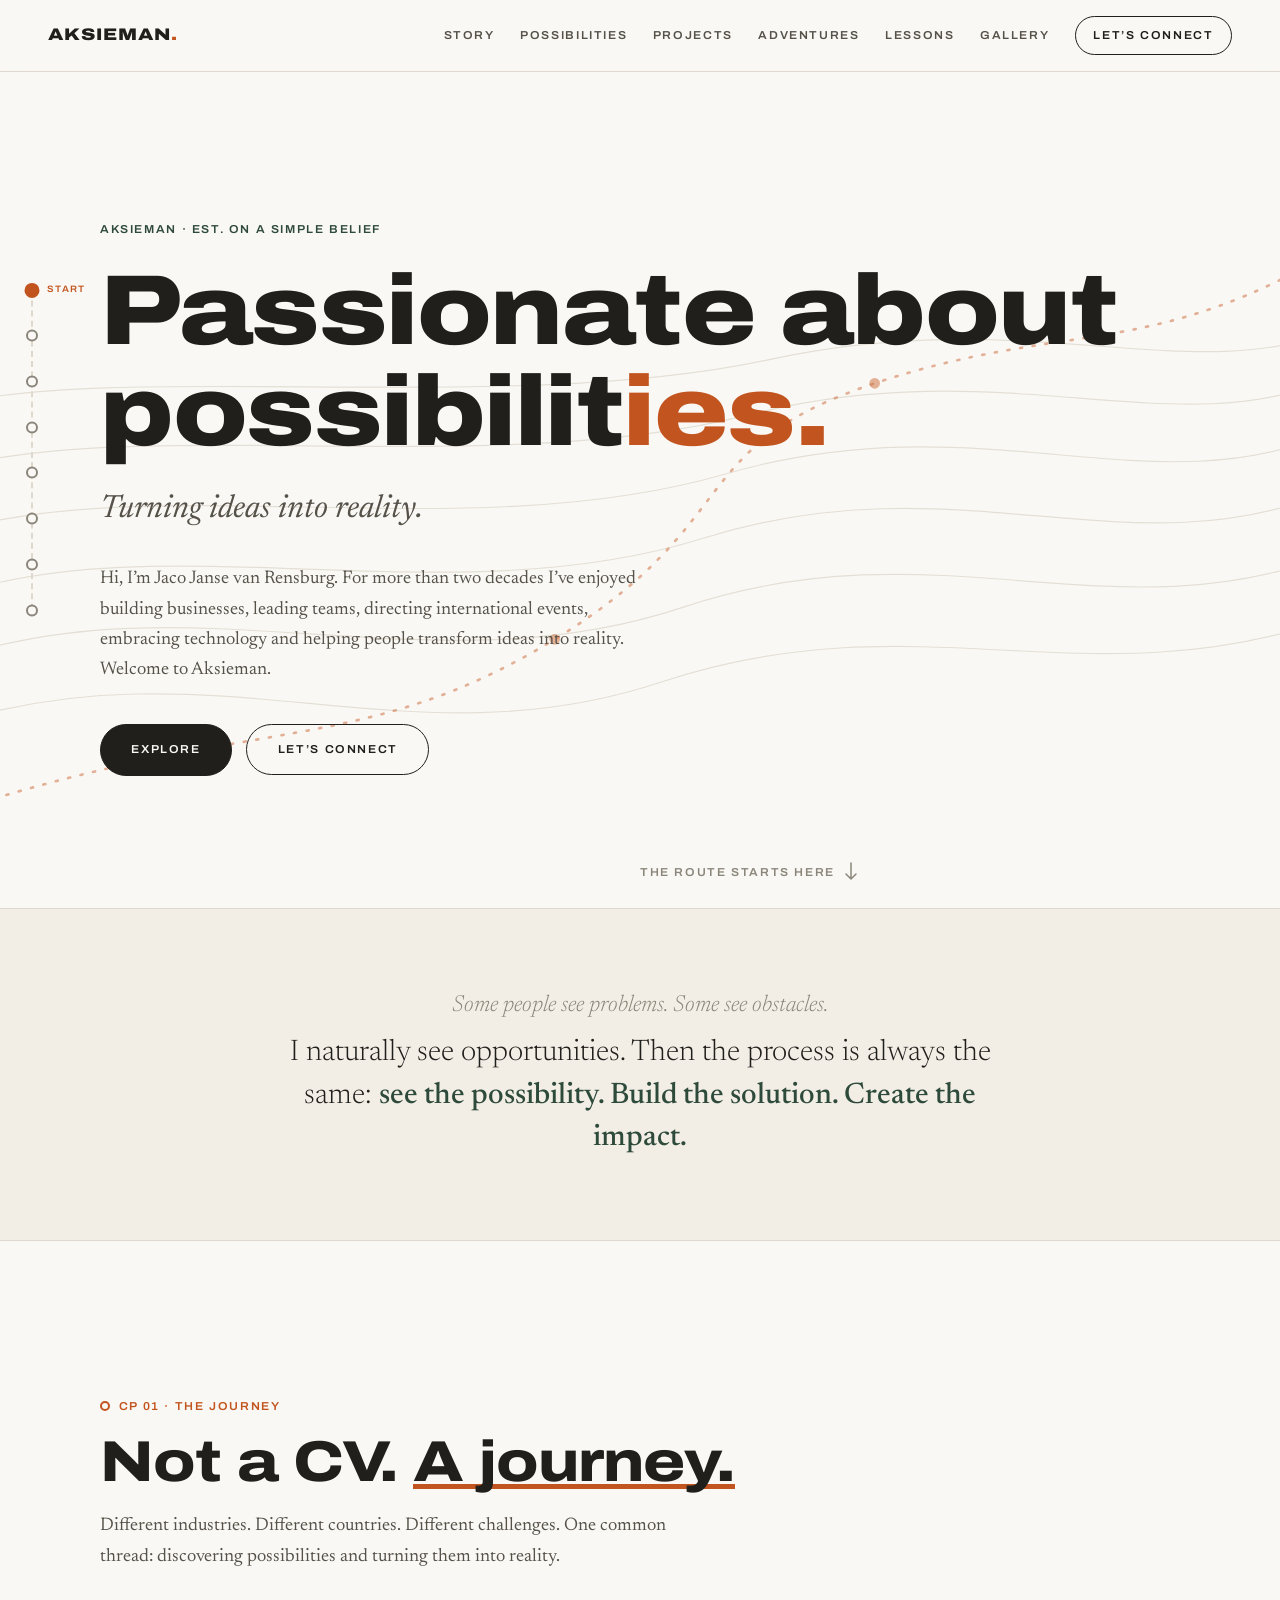
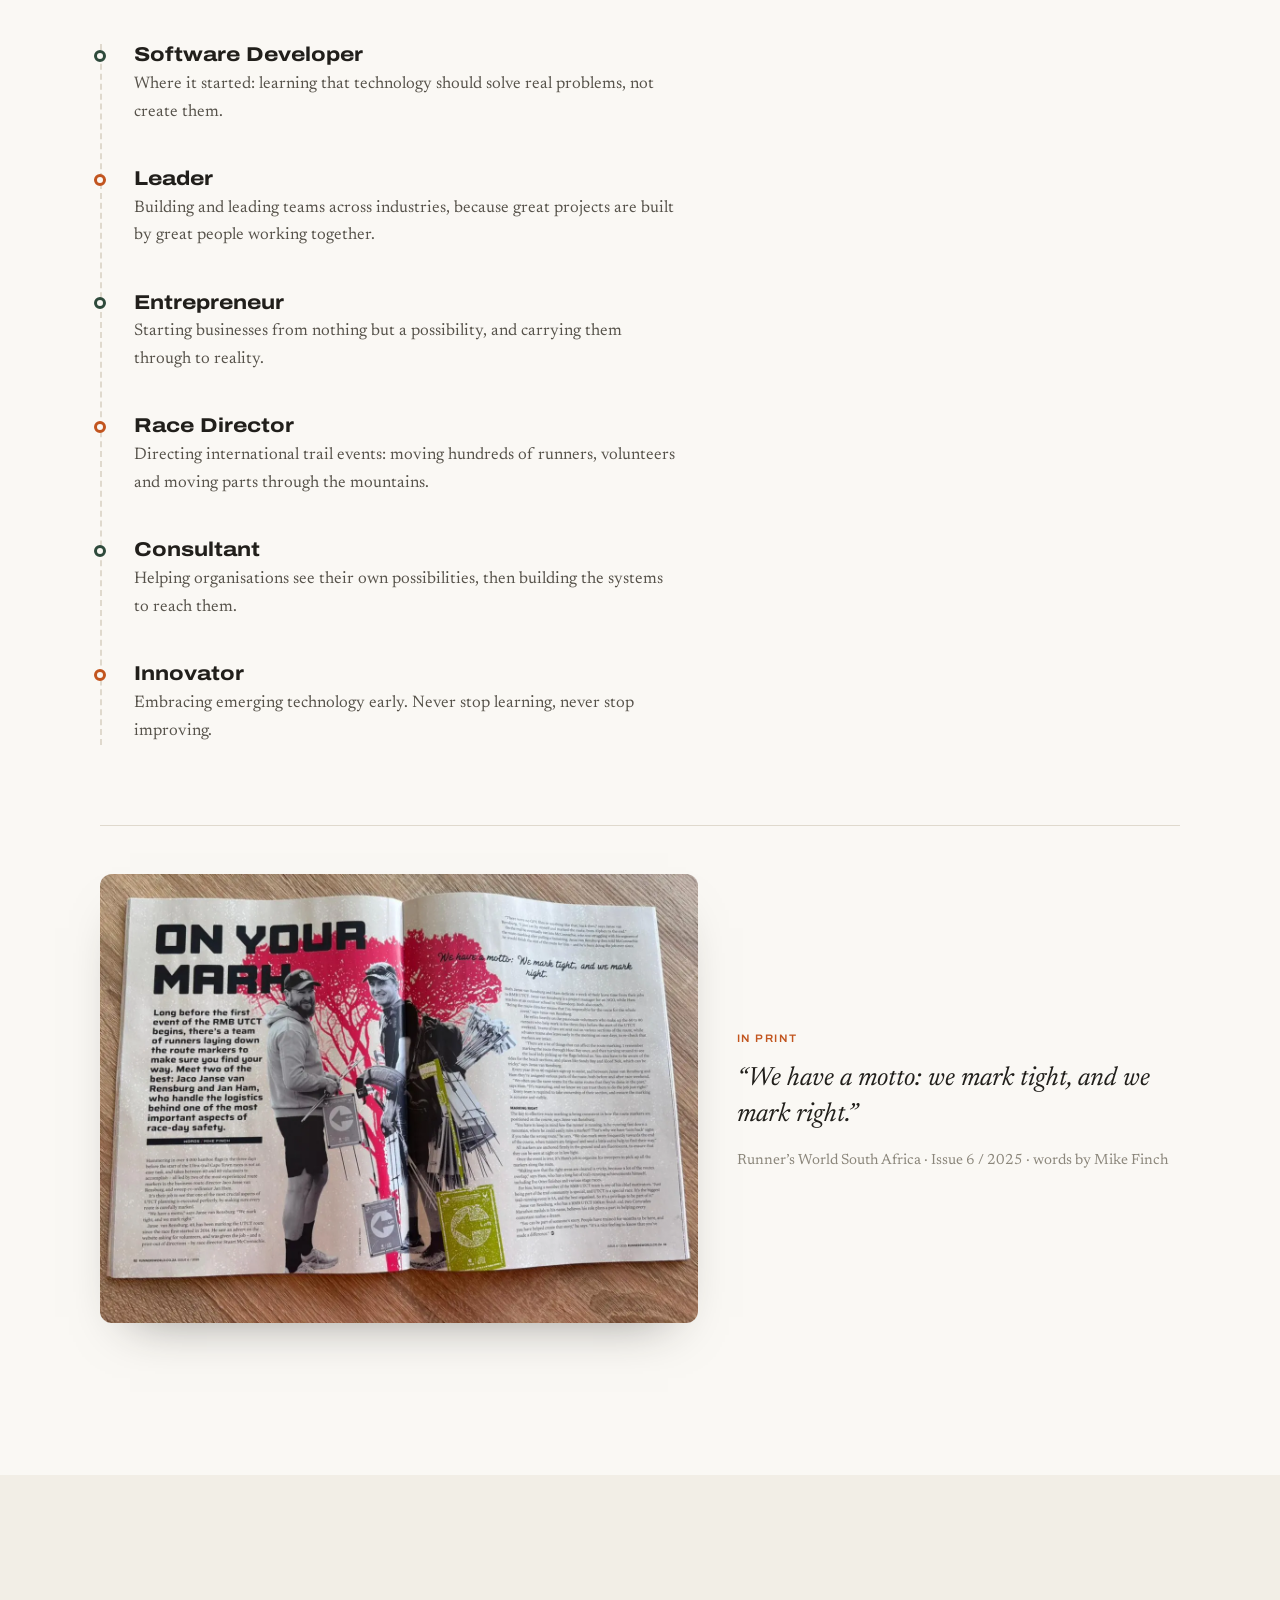
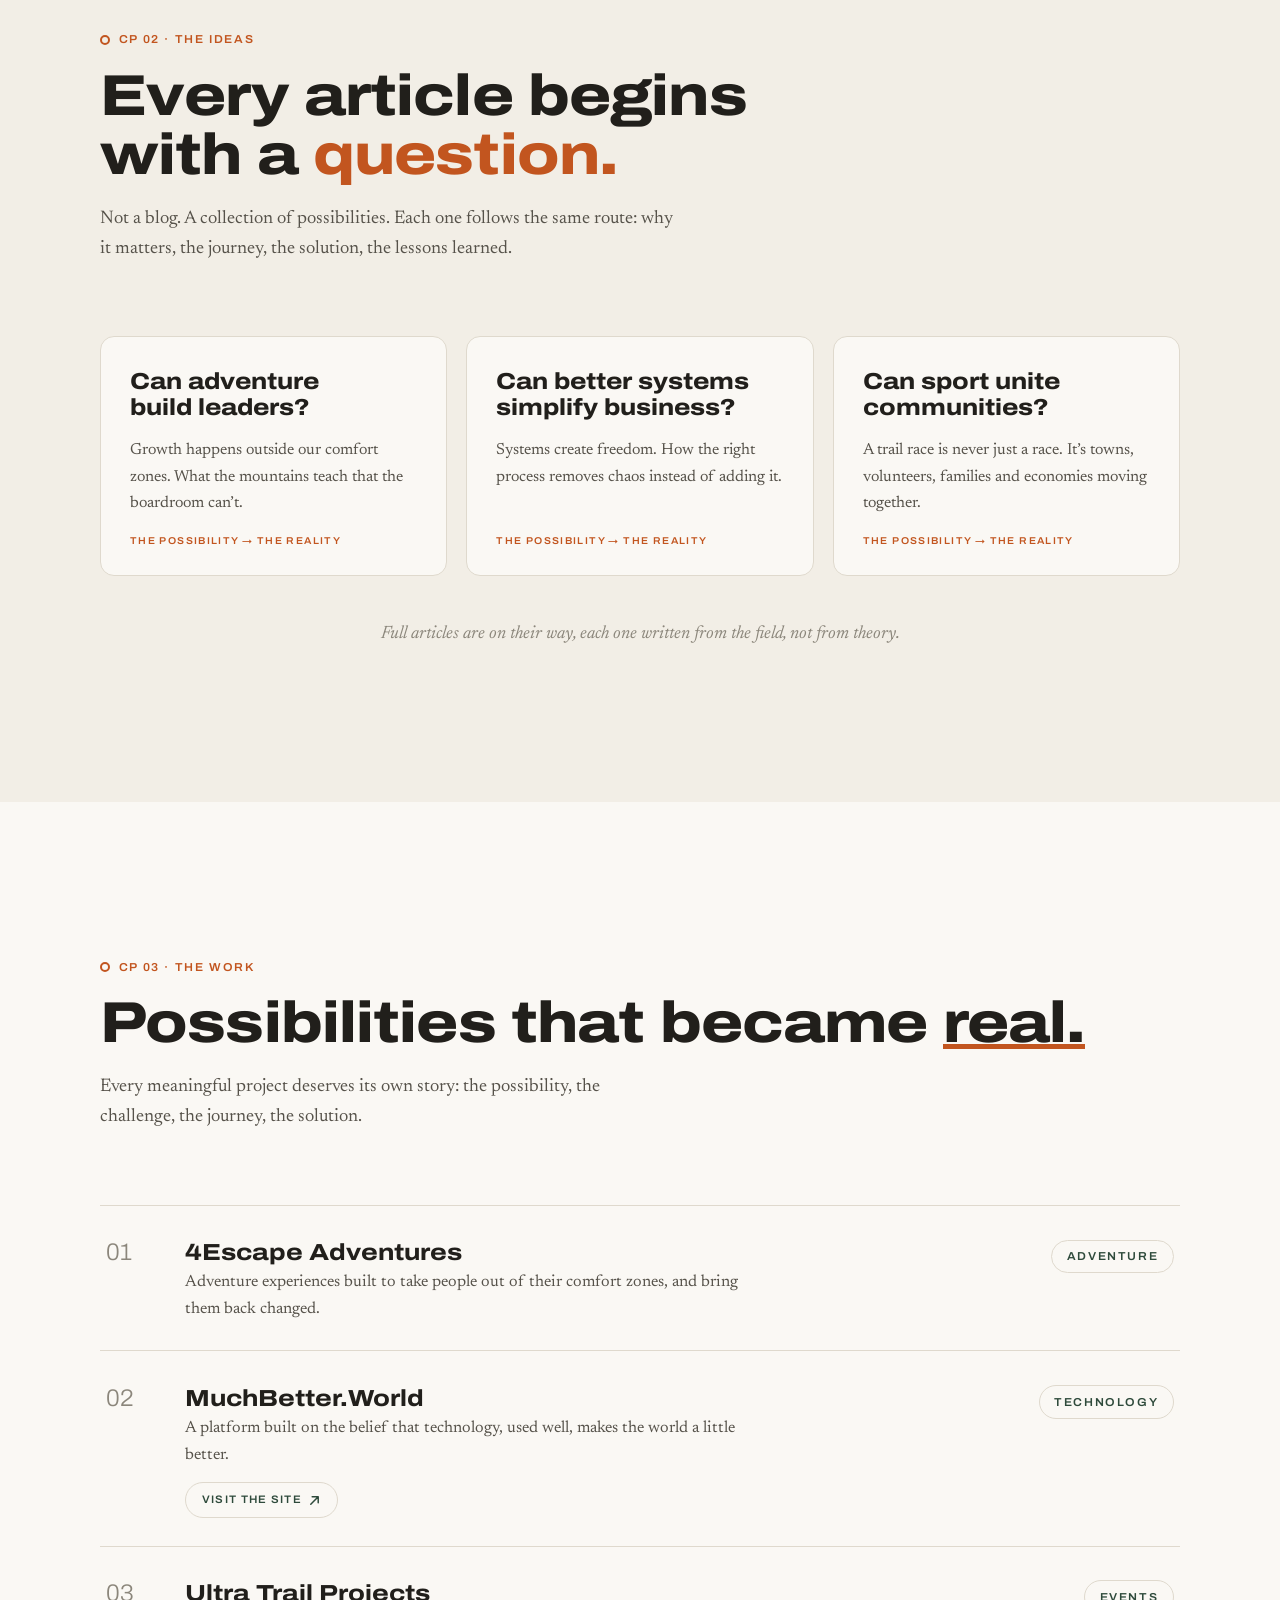
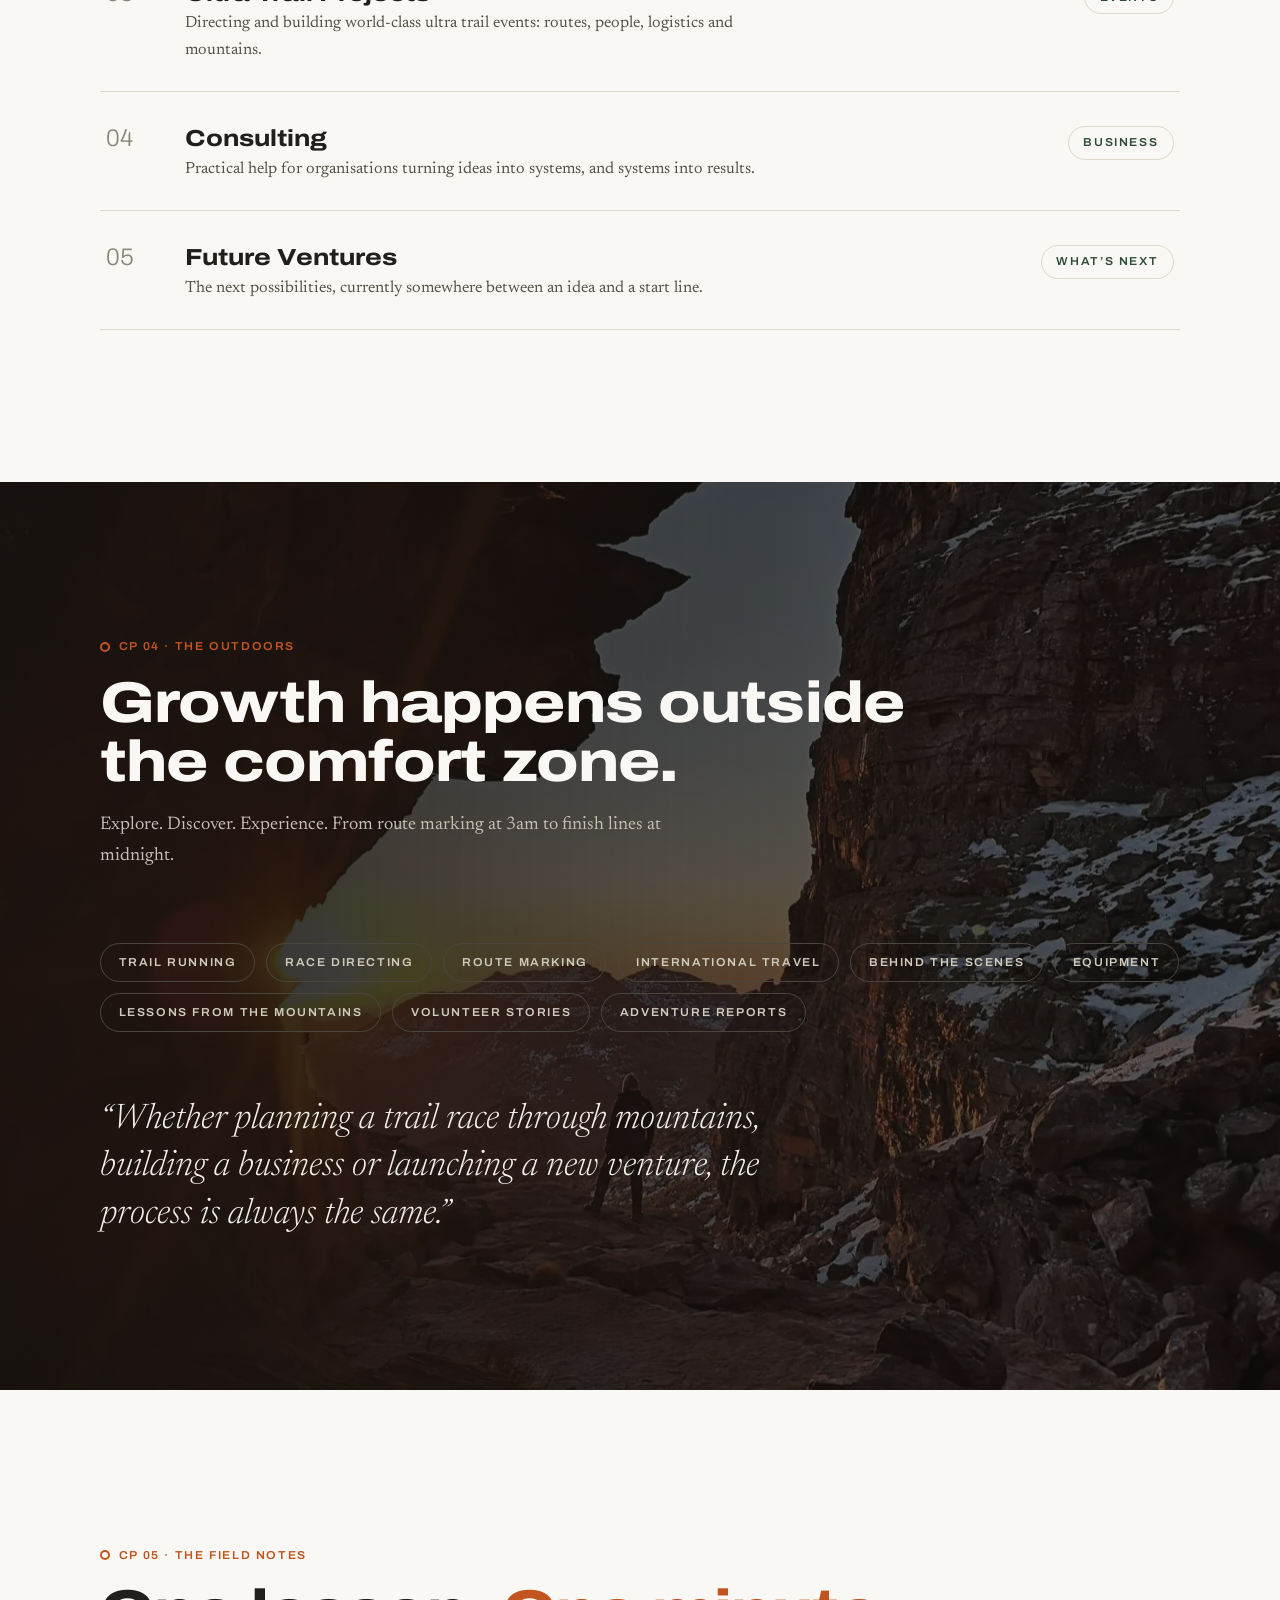
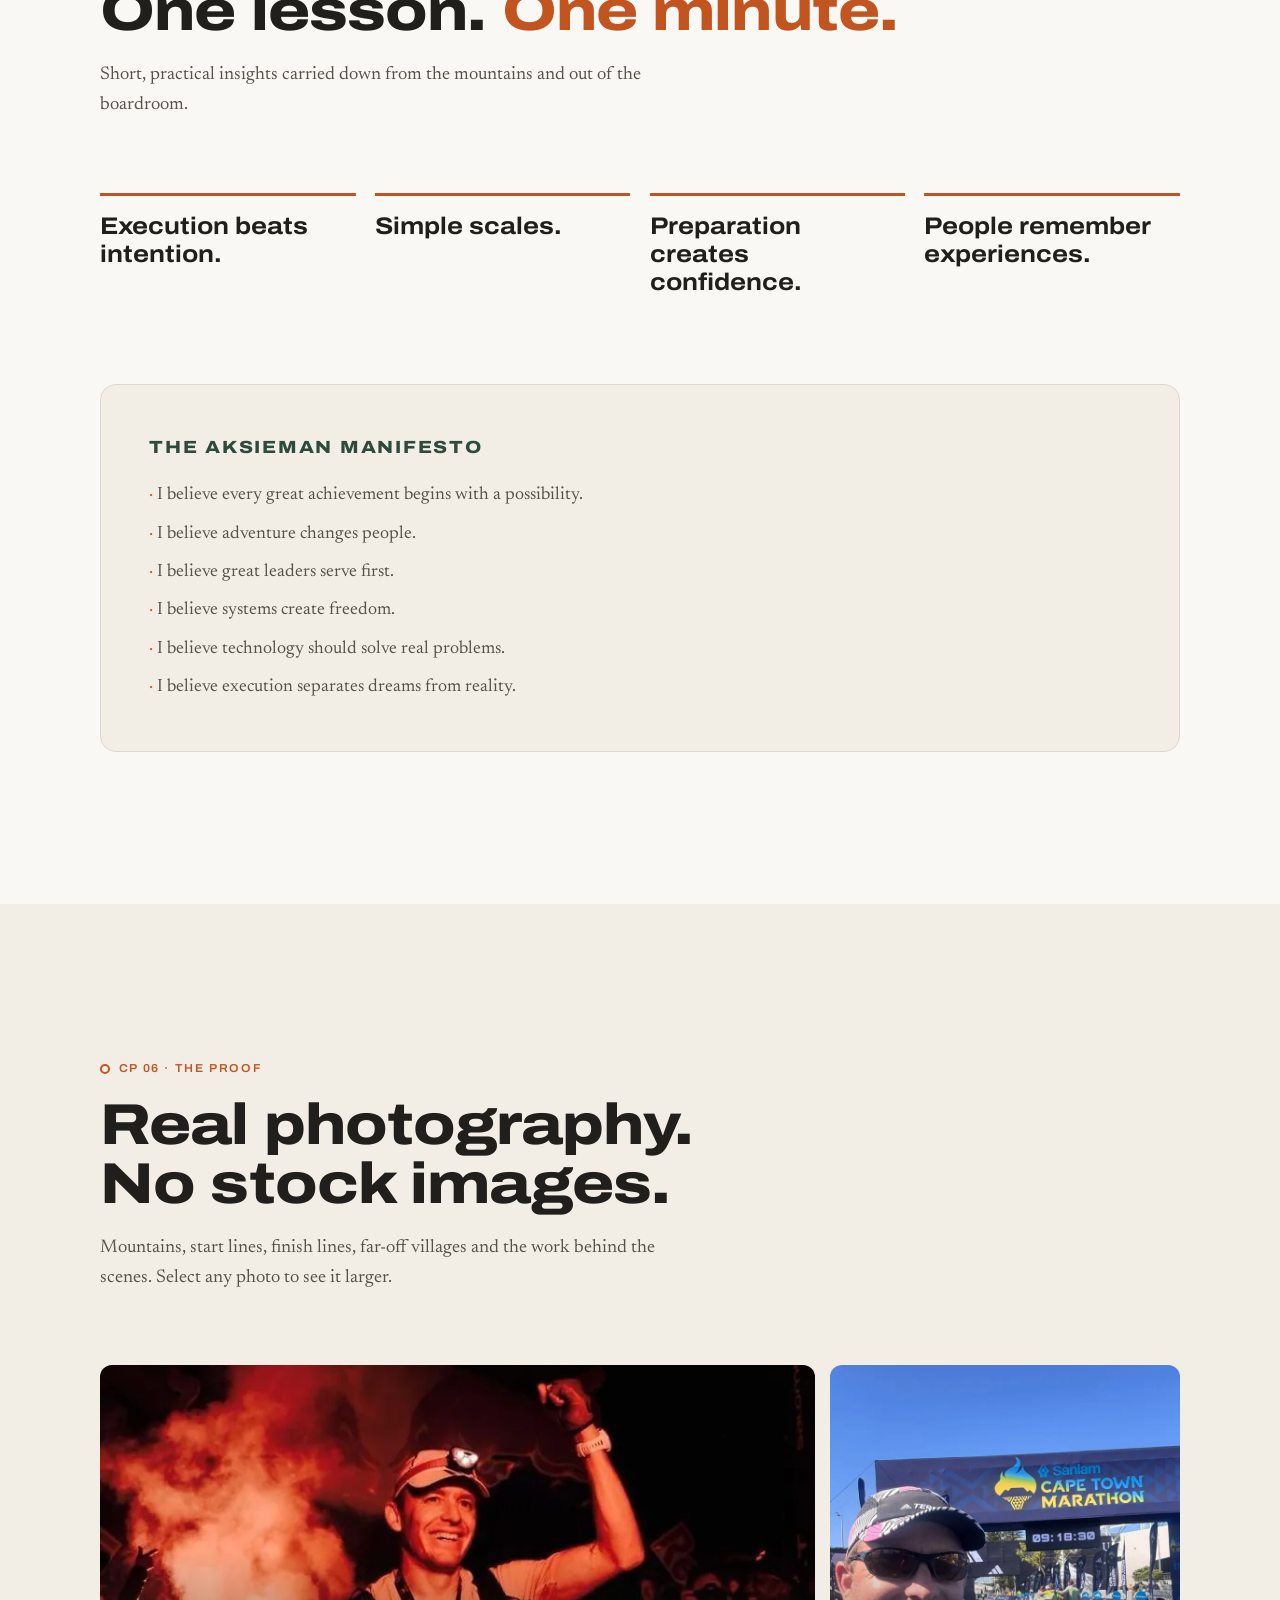
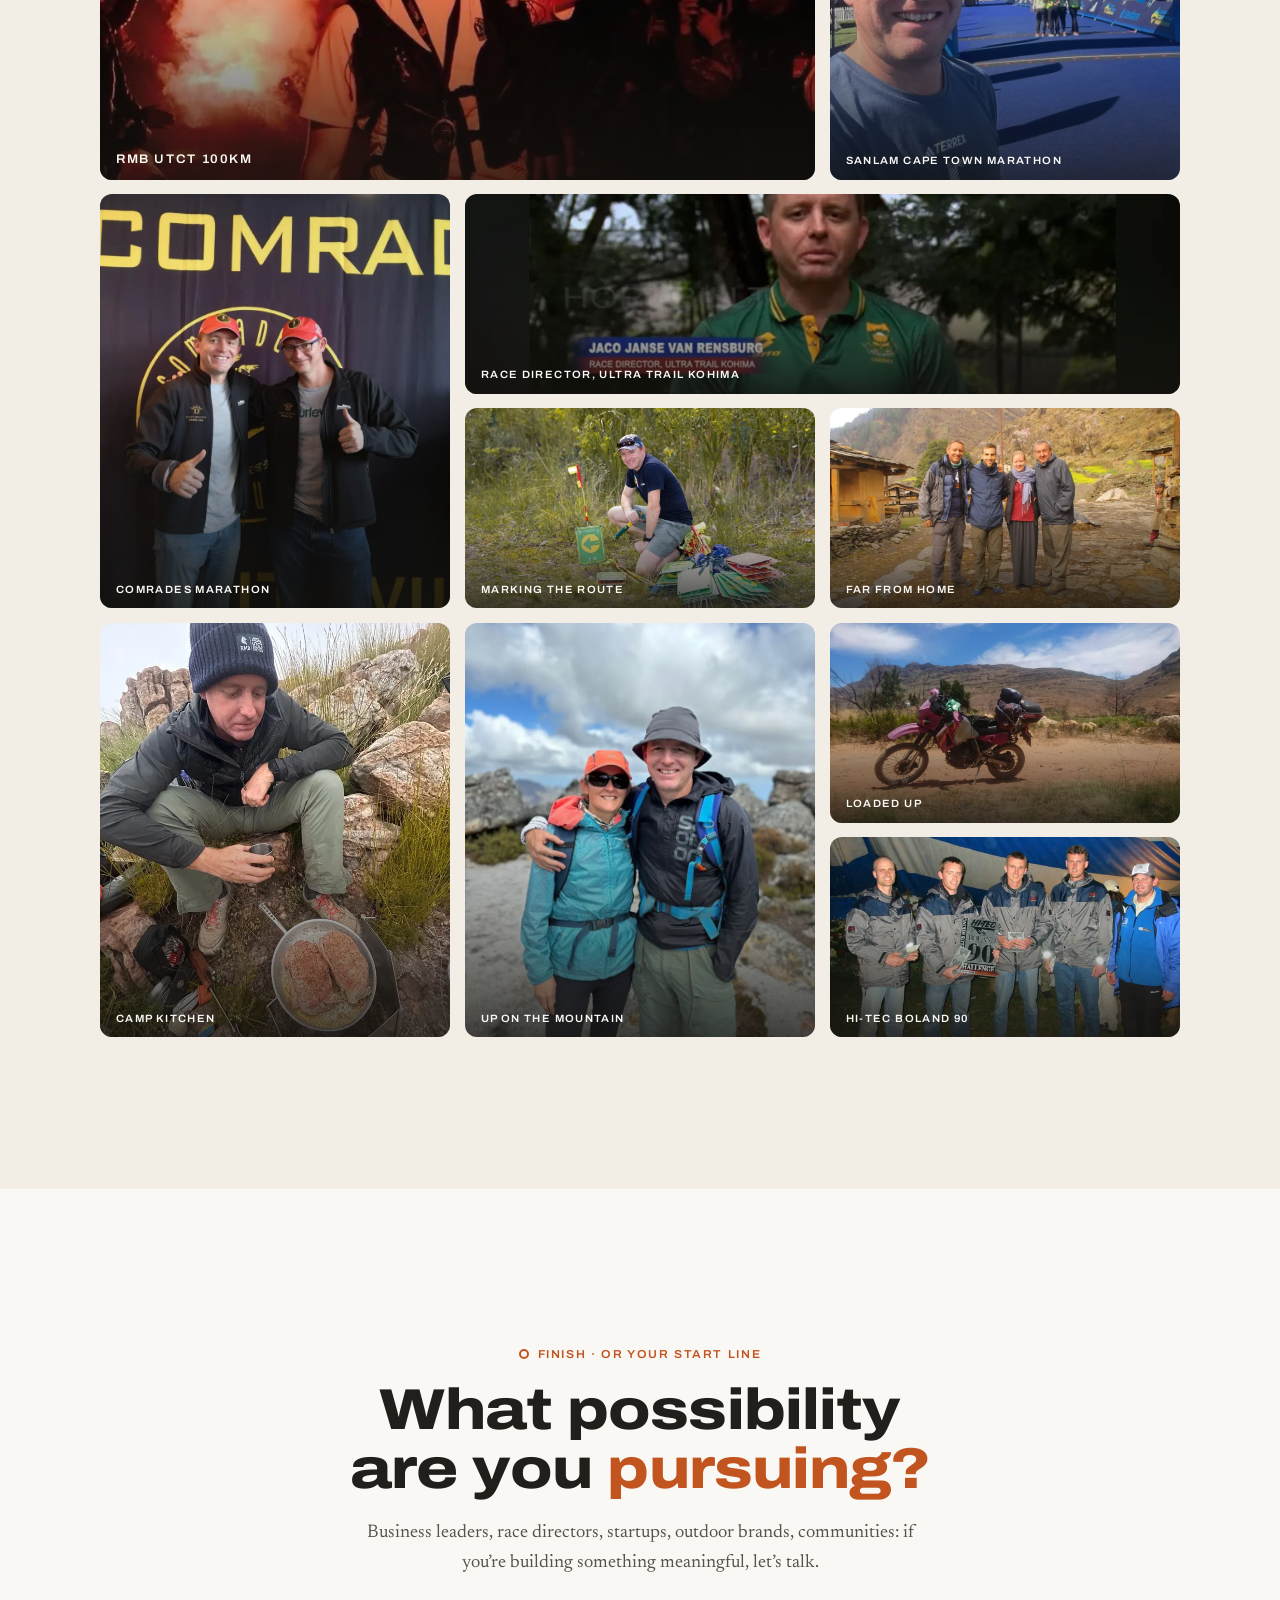
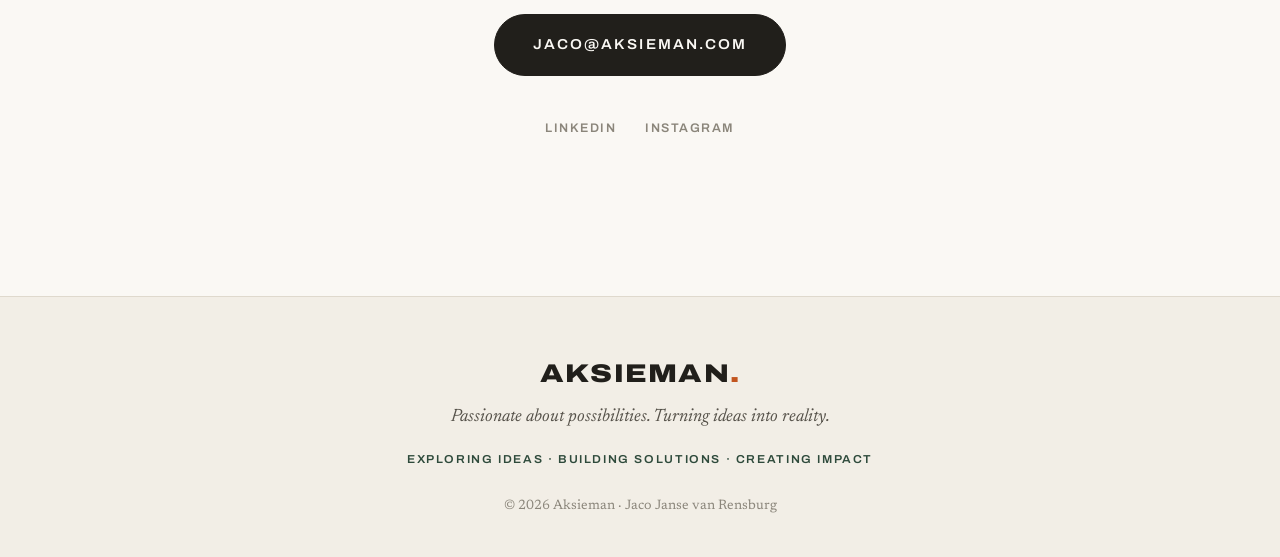
<file: public/index.html>
<!DOCTYPE html>
<html lang="en">
<head>
  <meta charset="UTF-8">
  <meta name="viewport" content="width=device-width, initial-scale=1.0">
  <title>Aksieman</title>
  <meta name="description" content="Aksieman is the home of Jaco Janse van Rensburg: entrepreneur, race director, software builder. Every great achievement begins with a possibility.">
  <meta name="author" content="Jaco Janse van Rensburg">
  <meta name="theme-color" content="#FAF8F4">
  <link rel="canonical" href="https://aksieman.com/">

  <meta property="og:site_name" content="Aksieman">
  <meta property="og:title" content="AKSIEMAN | Passionate about possibilities.">
  <meta property="og:description" content="Every great achievement begins with a possibility. Business, adventure, technology and leadership, turned into reality.">
  <meta property="og:type" content="website">
  <meta property="og:url" content="https://aksieman.com/">
  <meta property="og:locale" content="en_ZA">
  <meta property="og:image" content="https://aksieman.com/images/og-image.jpg">
  <meta property="og:image:secure_url" content="https://aksieman.com/images/og-image.jpg">
  <meta property="og:image:type" content="image/jpeg">
  <meta property="og:image:width" content="1200">
  <meta property="og:image:height" content="630">
  <meta property="og:image:alt" content="Sunrise over snow dusted mountain peaks, seen from inside a cave">

  <meta name="twitter:card" content="summary_large_image">
  <meta name="twitter:title" content="AKSIEMAN | Passionate about possibilities.">
  <meta name="twitter:description" content="Every great achievement begins with a possibility. Business, adventure, technology and leadership, turned into reality.">
  <meta name="twitter:image" content="https://aksieman.com/images/og-image.jpg">
  <meta name="twitter:image:alt" content="Sunrise over snow dusted mountain peaks, seen from inside a cave">

  <link rel="preconnect" href="https://fonts.googleapis.com">
  <link rel="preconnect" href="https://fonts.gstatic.com" crossorigin>
  <link href="https://fonts.googleapis.com/css2?family=Archivo:wdth,wght@62..125,300..900&family=Newsreader:ital,opsz,wght@0,6..72,300..600;1,6..72,300..600&display=swap" rel="stylesheet">
  <link rel="stylesheet" href="styles.css">
  <link rel="icon" href="data:image/svg+xml,<svg xmlns='http://www.w3.org/2000/svg' viewBox='0 0 100 100'><text y='80' font-size='80' font-family='Arial Black'>A</text><circle cx='78' cy='72' r='12' fill='%23C25E2E'/></svg>">

  <script type="application/ld+json">
  {
    "@context": "https://schema.org",
    "@type": "Person",
    "name": "Jaco Janse van Rensburg",
    "alternateName": "Aksieman",
    "url": "https://aksieman.com/",
    "image": "https://aksieman.com/images/og-image.jpg",
    "email": "jaco@aksieman.com",
    "jobTitle": ["Entrepreneur", "Race director", "Consultant", "Software developer"],
    "description": "Jaco Janse van Rensburg builds businesses, leads teams, directs international trail events and helps people turn ideas into reality.",
    "nationality": "South African",
    "knowsAbout": [
      "Entrepreneurship",
      "Leadership",
      "Trail running",
      "Race directing",
      "Event management",
      "Software development",
      "Business systems"
    ],
    "sameAs": [
      "https://www.linkedin.com/in/jacoaksieman/",
      "https://www.instagram.com/jacoaksieman/"
    ]
  }
  </script>
</head>
<body>

  <!-- ============ NAV ============ -->
  <header class="nav" id="top">
    <a class="nav-logo" href="#top">AKSIEMAN<span class="dot">.</span></a>
    <nav class="nav-links" id="navLinks" aria-label="Main navigation">
      <a href="#story">Story</a>
      <a href="#possibilities">Possibilities</a>
      <a href="#projects">Projects</a>
      <a href="#adventures">Adventures</a>
      <a href="#lessons">Lessons</a>
      <a href="#gallery">Gallery</a>
      <a href="#contact" class="nav-cta">Let&rsquo;s Connect</a>
    </nav>
    <button class="nav-burger" id="navBurger" aria-label="Open menu" aria-expanded="false">
      <span></span><span></span><span></span>
    </button>
  </header>

  <!-- ============ ROUTE RAIL (signature) ============ -->
  <aside class="route-rail" aria-hidden="true">
    <div class="route-line"></div>
    <div class="route-stops">
      <a href="#top" class="route-stop" data-stop="hero"><i></i><b>START</b></a>
      <a href="#story" class="route-stop" data-stop="story"><i></i><b>CP&nbsp;01</b></a>
      <a href="#possibilities" class="route-stop" data-stop="possibilities"><i></i><b>CP&nbsp;02</b></a>
      <a href="#projects" class="route-stop" data-stop="projects"><i></i><b>CP&nbsp;03</b></a>
      <a href="#adventures" class="route-stop" data-stop="adventures"><i></i><b>CP&nbsp;04</b></a>
      <a href="#lessons" class="route-stop" data-stop="lessons"><i></i><b>CP&nbsp;05</b></a>
      <a href="#gallery" class="route-stop" data-stop="gallery"><i></i><b>CP&nbsp;06</b></a>
      <a href="#contact" class="route-stop" data-stop="contact"><i></i><b>FINISH</b></a>
    </div>
  </aside>

  <main>

    <!-- ============ HERO ============ -->
    <section class="hero" aria-labelledby="hero-heading">
      <svg class="hero-topo" viewBox="0 0 1200 800" preserveAspectRatio="xMidYMid slice" aria-hidden="true">
        <g fill="none" stroke="currentColor" stroke-width="1.1">
          <path d="M-50,620 C200,540 380,660 620,580 C860,500 1020,600 1250,520"/>
          <path d="M-50,560 C180,480 400,590 640,510 C880,430 1040,540 1250,460"/>
          <path d="M-50,500 C160,430 420,520 660,445 C900,370 1060,480 1250,400"/>
          <path d="M-50,440 C150,380 440,455 680,385 C920,315 1080,420 1250,345"/>
          <path d="M-50,380 C140,330 460,390 700,330 C940,268 1100,360 1250,295"/>
          <path d="M-50,320 C130,280 480,330 720,278 C960,225 1120,305 1250,250"/>
        </g>
        <path class="hero-route" d="M-40,700 C240,610 340,650 520,540 C700,430 640,360 820,300 C1000,240 1080,280 1260,170"
              fill="none" stroke-width="2.5" stroke-dasharray="2 10" stroke-linecap="round"/>
        <g class="hero-flags">
          <circle cx="520" cy="540" r="5"/>
          <circle cx="820" cy="300" r="5"/>
        </g>
      </svg>

      <div class="hero-inner">
        <p class="eyebrow hero-load l1">Aksieman &middot; Est. on a simple belief</p>
        <h1 id="hero-heading" class="hero-load l2">Passionate about<br>possibilit<span class="accent">ies.</span></h1>
        <p class="hero-sub hero-load l3">Turning ideas into reality.</p>
        <p class="hero-intro hero-load l4">
          Hi, I&rsquo;m Jaco Janse van Rensburg. For more than two decades I&rsquo;ve enjoyed building
          businesses, leading teams, directing international events, embracing technology and
          helping people transform ideas into reality. Welcome to Aksieman.
        </p>
        <div class="hero-actions hero-load l5">
          <a class="btn btn-solid" href="#story">Explore</a>
          <a class="btn btn-ghost" href="#contact">Let&rsquo;s Connect</a>
        </div>
      </div>

      <a class="hero-scroll hero-load l5" href="#story">
        <span>The route starts here</span>
        <svg width="14" height="20" viewBox="0 0 14 20" fill="none"><path d="M7 1v16m0 0l-5-5m5 5l5-5" stroke="currentColor" stroke-width="1.5" stroke-linecap="round" stroke-linejoin="round"/></svg>
      </a>
    </section>

    <!-- ============ PHILOSOPHY BAND ============ -->
    <section class="philosophy reveal">
      <p class="philosophy-line">
        <em>Some people see problems. Some see obstacles.</em>
        I naturally see opportunities. Then the process is always the same:
        <strong>see the possibility. Build the solution. Create the impact.</strong>
      </p>
    </section>

    <!-- ============ STORY ============ -->
    <section class="section" id="story" aria-labelledby="story-heading">
      <div class="section-head reveal">
        <p class="cp-tag"><i></i>CP 01 &middot; The Journey</p>
        <h2 id="story-heading">Not a CV. <span class="accent-underline">A journey.</span></h2>
        <p class="section-lede">
          Different industries. Different countries. Different challenges.
          One common thread: discovering possibilities and turning them into reality.
        </p>
      </div>

      <ol class="waypoints">
        <li class="waypoint reveal">
          <span class="wp-marker"></span>
          <h3>Software Developer</h3>
          <p>Where it started: learning that technology should solve real problems, not create them.</p>
        </li>
        <li class="waypoint reveal">
          <span class="wp-marker"></span>
          <h3>Leader</h3>
          <p>Building and leading teams across industries, because great projects are built by great people working together.</p>
        </li>
        <li class="waypoint reveal">
          <span class="wp-marker"></span>
          <h3>Entrepreneur</h3>
          <p>Starting businesses from nothing but a possibility, and carrying them through to reality.</p>
        </li>
        <li class="waypoint reveal">
          <span class="wp-marker"></span>
          <h3>Race Director</h3>
          <p>Directing international trail events: moving hundreds of runners, volunteers and moving parts through the mountains.</p>
        </li>
        <li class="waypoint reveal">
          <span class="wp-marker"></span>
          <h3>Consultant</h3>
          <p>Helping organisations see their own possibilities, then building the systems to reach them.</p>
        </li>
        <li class="waypoint reveal">
          <span class="wp-marker"></span>
          <h3>Innovator</h3>
          <p>Embracing emerging technology early. Never stop learning, never stop improving.</p>
        </li>
      </ol>

      <figure class="press reveal">
        <img src="images/runners-world.webp" alt="A Runner&rsquo;s World South Africa feature headlined On Your Mark, about the route marking team behind Ultra-trail Cape Town" width="1280" height="960" loading="lazy" decoding="async">
        <figcaption>
          <span class="press-label">In print</span>
          <p class="press-quote">&ldquo;We have a motto: we mark tight, and we mark right.&rdquo;</p>
          <span class="press-source">Runner&rsquo;s World South Africa &middot; Issue 6 / 2025 &middot; words by Mike Finch</span>
        </figcaption>
      </figure>
    </section>

    <!-- ============ POSSIBILITIES ============ -->
    <section class="section section-tint" id="possibilities" aria-labelledby="poss-heading">
      <div class="section-head reveal">
        <p class="cp-tag"><i></i>CP 02 &middot; The Ideas</p>
        <h2 id="poss-heading">Every article begins<br>with a <span class="accent">question.</span></h2>
        <p class="section-lede">
          Not a blog. A collection of possibilities. Each one follows the same route:
          why it matters, the journey, the solution, the lessons learned.
        </p>
      </div>

      <div class="poss-grid">
        <article class="poss-card reveal">
          <p class="poss-q">Can adventure<br>build leaders?</p>
          <p class="poss-a">Growth happens outside our comfort zones. What the mountains teach that the boardroom can&rsquo;t.</p>
          <span class="poss-foot">The Possibility &rarr; The Reality</span>
        </article>
        <article class="poss-card reveal">
          <p class="poss-q">Can better systems<br>simplify business?</p>
          <p class="poss-a">Systems create freedom. How the right process removes chaos instead of adding it.</p>
          <span class="poss-foot">The Possibility &rarr; The Reality</span>
        </article>
        <article class="poss-card reveal">
          <p class="poss-q">Can sport unite<br>communities?</p>
          <p class="poss-a">A trail race is never just a race. It&rsquo;s towns, volunteers, families and economies moving together.</p>
          <span class="poss-foot">The Possibility &rarr; The Reality</span>
        </article>
      </div>
      <p class="section-note reveal">Full articles are on their way, each one written from the field, not from theory.</p>
    </section>

    <!-- ============ PROJECTS ============ -->
    <section class="section" id="projects" aria-labelledby="proj-heading">
      <div class="section-head reveal">
        <p class="cp-tag"><i></i>CP 03 &middot; The Work</p>
        <h2 id="proj-heading">Possibilities that became <span class="accent-underline">real.</span></h2>
        <p class="section-lede">Every meaningful project deserves its own story: the possibility, the challenge, the journey, the solution.</p>
      </div>

      <div class="proj-list">
        <article class="proj-row reveal">
          <span class="proj-num">01</span>
          <div class="proj-body">
            <h3>4Escape Adventures</h3>
            <p>Adventure experiences built to take people out of their comfort zones, and bring them back changed.</p>
          </div>
          <span class="proj-tag">Adventure</span>
        </article>
        <article class="proj-row reveal">
          <span class="proj-num">02</span>
          <div class="proj-body">
            <h3>MuchBetter.World</h3>
            <p>A platform built on the belief that technology, used well, makes the world a little better.</p>
            <a class="proj-visit" href="https://muchbetter.world/" target="_blank" rel="noopener">
              Visit the site
              <svg width="13" height="13" viewBox="0 0 14 14" fill="none" aria-hidden="true"><path d="M3 11L11 3m0 0H4.5m6.5 0v6.5" stroke="currentColor" stroke-width="1.6" stroke-linecap="round" stroke-linejoin="round"/></svg>
            </a>
          </div>
          <span class="proj-tag">Technology</span>
        </article>
        <article class="proj-row reveal">
          <span class="proj-num">03</span>
          <div class="proj-body">
            <h3>Ultra Trail Projects</h3>
            <p>Directing and building world-class ultra trail events: routes, people, logistics and mountains.</p>
          </div>
          <span class="proj-tag">Events</span>
        </article>
        <article class="proj-row reveal">
          <span class="proj-num">04</span>
          <div class="proj-body">
            <h3>Consulting</h3>
            <p>Practical help for organisations turning ideas into systems, and systems into results.</p>
          </div>
          <span class="proj-tag">Business</span>
        </article>
        <article class="proj-row reveal">
          <span class="proj-num">05</span>
          <div class="proj-body">
            <h3>Future Ventures</h3>
            <p>The next possibilities, currently somewhere between an idea and a start line.</p>
          </div>
          <span class="proj-tag">What&rsquo;s next</span>
        </article>
      </div>
    </section>

    <!-- ============ ADVENTURES ============ -->
    <section class="section section-dark section-photo" id="adventures" aria-labelledby="adv-heading">
      <div class="section-head reveal">
        <p class="cp-tag cp-tag-light"><i></i>CP 04 &middot; The Outdoors</p>
        <h2 id="adv-heading">Growth happens outside<br>the comfort zone.</h2>
        <p class="section-lede">Explore. Discover. Experience. From route marking at 3am to finish lines at midnight.</p>
      </div>
      <ul class="adv-ticker reveal" aria-label="Adventure themes">
        <li>Trail Running</li><li>Race Directing</li><li>Route Marking</li>
        <li>International Travel</li><li>Behind the Scenes</li><li>Equipment</li>
        <li>Lessons from the Mountains</li><li>Volunteer Stories</li><li>Adventure Reports</li>
      </ul>
      <blockquote class="adv-quote reveal">
        <p>&ldquo;Whether planning a trail race through mountains, building a business or launching a new venture, the process is always the same.&rdquo;</p>
      </blockquote>
    </section>

    <!-- ============ LESSONS ============ -->
    <section class="section" id="lessons" aria-labelledby="les-heading">
      <div class="section-head reveal">
        <p class="cp-tag"><i></i>CP 05 &middot; The Field Notes</p>
        <h2 id="les-heading">One lesson. <span class="accent">One minute.</span></h2>
        <p class="section-lede">Short, practical insights carried down from the mountains and out of the boardroom.</p>
      </div>
      <div class="lessons-grid">
        <p class="lesson reveal">Execution beats intention.</p>
        <p class="lesson reveal">Simple scales.</p>
        <p class="lesson reveal">Preparation creates confidence.</p>
        <p class="lesson reveal">People remember experiences.</p>
      </div>

      <div class="manifesto reveal">
        <p class="manifesto-title">The Aksieman Manifesto</p>
        <ul>
          <li>I believe every great achievement begins with a possibility.</li>
          <li>I believe adventure changes people.</li>
          <li>I believe great leaders serve first.</li>
          <li>I believe systems create freedom.</li>
          <li>I believe technology should solve real problems.</li>
          <li>I believe execution separates dreams from reality.</li>
        </ul>
      </div>
    </section>

    <!-- ============ GALLERY ============ -->
    <section class="section section-tint" id="gallery" aria-labelledby="gal-heading">
      <div class="section-head reveal">
        <p class="cp-tag"><i></i>CP 06 &middot; The Proof</p>
        <h2 id="gal-heading">Real photography.<br>No stock images.</h2>
        <p class="section-lede">Mountains, start lines, finish lines, far-off villages and the work behind the scenes. Select any photo to see it larger.</p>
      </div>

      <div class="gallery-grid reveal">
        <button class="ph g-feature" type="button" data-cap="Finishing the RMB Ultra-trail Cape Town 100km, after dark.">
          <img src="images/night-finish.webp" alt="Jaco raising a fist at the night finish of the RMB Ultra-trail Cape Town 100km, lit by a red flare" width="768" height="512" loading="lazy" decoding="async">
          <span class="ph-cap">RMB UTCT 100km</span>
        </button>
        <button class="ph g-tall" type="button" data-cap="Sanlam Cape Town Marathon.">
          <img src="images/cape-town-marathon.webp" alt="Jaco in running kit at the Sanlam Cape Town Marathon finish arch" width="750" height="1000" loading="lazy" decoding="async">
          <span class="ph-cap">Sanlam Cape Town Marathon</span>
        </button>
        <button class="ph g-tall" type="button" data-cap="Comrades Marathon.">
          <img src="images/comrades.webp" alt="Two runners in Century City Athletic Club jackets and Comrades caps giving thumbs up" width="952" height="1000" loading="lazy" decoding="async">
          <span class="ph-cap">Comrades Marathon</span>
        </button>
        <button class="ph g-wide" type="button" data-cap="Race director, Ultra Trail Kohima.">
          <img src="images/kohima-interview.webp" alt="Jaco Janse van Rensburg interviewed on television as race director of Ultra Trail Kohima" width="1100" height="507" loading="lazy" decoding="async">
          <span class="ph-cap">Race director, Ultra Trail Kohima</span>
        </button>
        <button class="ph" type="button" data-cap="Marking the route, flag by flag.">
          <img src="images/route-marking.webp" alt="Jaco kneeling beside a stack of route marker boards and flags in fynbos" width="1100" height="733" loading="lazy" decoding="async">
          <span class="ph-cap">Marking the route</span>
        </button>
        <button class="ph" type="button" data-cap="Mountain villages, far from home.">
          <img src="images/mountain-village.webp" alt="Four travellers standing together in a stone mountain village" width="1100" height="732" loading="lazy" decoding="async">
          <span class="ph-cap">Far from home</span>
        </button>
        <button class="ph g-tall" type="button" data-cap="Camp kitchen, somewhere up high.">
          <img src="images/camp-kitchen.webp" alt="Cooking steaks in a pan on a camp stove among rocks in the mountains" width="675" height="900" loading="lazy" decoding="async">
          <span class="ph-cap">Camp kitchen</span>
        </button>
        <button class="ph g-tall" type="button" data-cap="Up on the mountain, together.">
          <img src="images/on-the-mountain.webp" alt="Two hikers with packs standing arm in arm on a rocky summit" width="750" height="1000" loading="lazy" decoding="async">
          <span class="ph-cap">Up on the mountain</span>
        </button>
        <button class="ph" type="button" data-cap="Loaded up and heading out.">
          <img src="images/loaded-up.webp" alt="A motorbike packed with luggage on a dirt road below mountains" width="1100" height="619" loading="lazy" decoding="async">
          <span class="ph-cap">Loaded up</span>
        </button>
        <button class="ph" type="button" data-cap="Hi-Tec Boland 90 Challenge.">
          <img src="images/boland-90.webp" alt="A team holding trophies at the Hi-Tec Boland 90 Challenge prize giving" width="1100" height="825" loading="lazy" decoding="async">
          <span class="ph-cap">Hi-Tec Boland 90</span>
        </button>
      </div>
    </section>

    <!-- ============ CONTACT ============ -->
    <section class="section contact" id="contact" aria-labelledby="contact-heading">
      <div class="contact-inner reveal">
        <p class="cp-tag"><i></i>FINISH &middot; Or your start line</p>
        <h2 id="contact-heading">What possibility<br>are you <span class="accent">pursuing?</span></h2>
        <p class="section-lede">
          Business leaders, race directors, startups, outdoor brands, communities:
          if you&rsquo;re building something meaningful, let&rsquo;s talk.
        </p>
        <a class="btn btn-solid btn-big" href="mailto:jaco@aksieman.com">jaco@aksieman.com</a>
        <div class="contact-socials">
          <a href="https://www.linkedin.com/in/jacoaksieman/" target="_blank" rel="noopener" aria-label="LinkedIn">LinkedIn</a>
          <a href="https://www.instagram.com/jacoaksieman/" target="_blank" rel="noopener" aria-label="Instagram">Instagram</a>
        </div>
      </div>
    </section>

  </main>

  <!-- ============ LIGHTBOX ============ -->
  <div class="lightbox" id="lightbox" role="dialog" aria-modal="true" aria-label="Photo viewer" hidden>
    <button class="lb-btn lb-close" id="lbClose" type="button" aria-label="Close photo viewer">&times;</button>
    <button class="lb-btn lb-prev" id="lbPrev" type="button" aria-label="Previous photo">&#8249;</button>
    <button class="lb-btn lb-next" id="lbNext" type="button" aria-label="Next photo">&#8250;</button>
    <figure class="lb-figure">
      <img id="lbImg" alt="">
      <figcaption id="lbCap"></figcaption>
    </figure>
  </div>

  <!-- ============ FOOTER ============ -->
  <footer class="footer">
    <p class="footer-mark">AKSIEMAN<span class="dot">.</span></p>
    <p class="footer-tag">Passionate about possibilities. Turning ideas into reality.</p>
    <p class="footer-trio">Exploring ideas &middot; Building solutions &middot; Creating impact</p>
    <p class="footer-legal">&copy; <span id="year"></span> Aksieman &middot; Jaco Janse van Rensburg</p>
  </footer>

  <script src="script.js"></script>
</body>
</html>
</file>
<file: public/styles.css>
/* ============================================================
   AKSIEMAN design tokens
   Paper & charcoal, burnt orange accent, trail-route signature
   ============================================================ */
:root {
  --paper: #FAF8F4;
  --paper-tint: #F2EEE6;
  --ink: #211F1B;
  --ink-soft: #56524A;
  --stone: #8B867B;
  --forest: #2E4A3B;
  --orange: #C2551F;
  --orange-soft: #E8DCCE;
  --line: #DFD9CD;

  --font-display: "Archivo", system-ui, sans-serif;
  --font-body: "Newsreader", Georgia, serif;

  --max-w: 1080px;
  --pad-x: clamp(1.25rem, 5vw, 3rem);
  --sect-y: clamp(5rem, 12vw, 9.5rem);

  --ease-out: cubic-bezier(0.16, 1, 0.3, 1);
}

* { margin: 0; padding: 0; box-sizing: border-box; }

html { scroll-behavior: smooth; }

body {
  background: var(--paper);
  color: var(--ink);
  font-family: var(--font-body);
  font-size: 1.125rem;
  line-height: 1.65;
  -webkit-font-smoothing: antialiased;
  overflow-x: hidden;
}

section { scroll-margin-top: 5rem; }

a { color: inherit; }
.accent { color: var(--orange); }
.dot { color: var(--orange); }

::selection { background: var(--orange); color: var(--paper); }

/* ============ type ============ */
h1, h2, h3 {
  font-family: var(--font-display);
  font-stretch: 118%;
  line-height: 1.02;
  letter-spacing: -0.015em;
  text-wrap: balance;
}

h1 { font-weight: 850; font-size: clamp(2.9rem, 8.5vw, 6.2rem); }
h2 { font-weight: 800; font-size: clamp(2.1rem, 5.2vw, 3.6rem); }
h3 { font-weight: 750; font-size: 1.25rem; letter-spacing: 0; }

.eyebrow, .cp-tag, .poss-foot, .proj-tag, .adv-ticker, .btn,
.nav-links a, .route-stop b, .footer-trio, .hero-scroll span {
  font-family: var(--font-display);
  font-stretch: 105%;
  text-transform: uppercase;
  letter-spacing: 0.14em;
  font-size: 0.72rem;
  font-weight: 600;
}

.accent-underline {
  background-image: linear-gradient(var(--orange), var(--orange));
  background-repeat: no-repeat;
  background-size: 100% 0.09em;
  background-position: 0 92%;
}

/* ============ nav ============ */
.nav {
  position: sticky;
  top: 0;
  z-index: 50;
  display: flex;
  align-items: center;
  justify-content: space-between;
  padding: 1rem var(--pad-x);
  background: color-mix(in srgb, var(--paper) 88%, transparent);
  backdrop-filter: blur(10px);
  border-bottom: 1px solid var(--line);
}

.nav-logo {
  font-family: var(--font-display);
  font-stretch: 122%;
  font-weight: 850;
  font-size: 1.05rem;
  letter-spacing: 0.06em;
  text-decoration: none;
}

.nav-links { display: flex; align-items: center; gap: 1.6rem; }

.nav-links a {
  text-decoration: none;
  color: var(--ink-soft);
  transition: color 0.2s;
  padding: 0.3rem 0;
}
.nav-links a:hover, .nav-links a.active { color: var(--orange); }

.nav-cta {
  border: 1.5px solid var(--ink);
  border-radius: 999px;
  padding: 0.55rem 1.1rem !important;
  color: var(--ink) !important;
  transition: background 0.2s, color 0.2s, border-color 0.2s;
}
.nav-cta:hover { background: var(--orange); border-color: var(--orange); color: var(--paper) !important; }

.nav-burger {
  display: none;
  flex-direction: column;
  gap: 5px;
  background: none;
  border: 0;
  cursor: pointer;
  padding: 6px;
}
.nav-burger span { width: 22px; height: 2px; background: var(--ink); transition: transform 0.25s, opacity 0.25s; }
.nav-burger[aria-expanded="true"] span:nth-child(1) { transform: translateY(7px) rotate(45deg); }
.nav-burger[aria-expanded="true"] span:nth-child(2) { opacity: 0; }
.nav-burger[aria-expanded="true"] span:nth-child(3) { transform: translateY(-7px) rotate(-45deg); }

/* ============ route rail (signature) ============ */
.route-rail {
  position: fixed;
  left: clamp(0.6rem, 2vw, 1.6rem);
  top: 50%;
  transform: translateY(-50%);
  z-index: 40;
}

.route-rail .route-line {
  position: absolute;
  left: 5px;
  top: 8px;
  bottom: 8px;
  border-left: 2px dashed var(--line);
}

.route-stops { display: flex; flex-direction: column; gap: 1.9rem; position: relative; }

.route-stop {
  display: flex;
  align-items: center;
  gap: 0.6rem;
  text-decoration: none;
  color: var(--stone);
}
.route-stop i {
  width: 12px; height: 12px;
  border-radius: 50%;
  border: 2px solid var(--stone);
  background: var(--paper);
  transition: background 0.25s, border-color 0.25s, transform 0.25s;
}
.route-stop b {
  font-size: 0.58rem;
  opacity: 0;
  transform: translateX(-4px);
  transition: opacity 0.25s, transform 0.25s;
}
.route-stop:hover b { opacity: 1; transform: none; }
.route-stop.active i { background: var(--orange); border-color: var(--orange); transform: scale(1.25); }
.route-stop.active b { opacity: 1; transform: none; color: var(--orange); }

/* ============ hero ============ */
.hero {
  position: relative;
  min-height: calc(100svh - 4rem);
  display: flex;
  flex-direction: column;
  justify-content: center;
  padding: clamp(4rem, 10vw, 7rem) var(--pad-x) 6rem;
  overflow: hidden;
}

.hero-topo {
  position: absolute;
  inset: 0;
  width: 100%;
  height: 100%;
  color: var(--line);
  opacity: 0.8;
  z-index: 0;
}
.hero-route { stroke: var(--orange); opacity: 0.55; }
.hero-flags circle { fill: var(--orange); opacity: 0.55; }

.hero-inner {
  position: relative;
  z-index: 1;
  max-width: var(--max-w);
  margin: 0 auto;
  width: 100%;
}

.hero .eyebrow { color: var(--forest); margin-bottom: 1.4rem; display: block; }

.hero-sub {
  font-family: var(--font-body);
  font-style: italic;
  font-size: clamp(1.4rem, 3vw, 2rem);
  color: var(--ink-soft);
  margin-top: 1.2rem;
}

.hero-intro {
  max-width: 34rem;
  margin-top: 1.8rem;
  color: var(--ink-soft);
  font-size: 1.15rem;
}

.hero-actions { display: flex; gap: 0.9rem; margin-top: 2.4rem; flex-wrap: wrap; }

.hero-scroll {
  position: absolute;
  bottom: 1.6rem;
  left: 50%;
  transform: translateX(-50%);
  z-index: 1;
  display: flex;
  align-items: center;
  gap: 0.6rem;
  text-decoration: none;
  color: var(--stone);
}
.hero-scroll svg { animation: bob 2.2s ease-in-out infinite; }
@keyframes bob { 0%, 100% { transform: translateY(0); } 50% { transform: translateY(5px); } }

/* hero load-in */
.hero-load { opacity: 0; transform: translateY(22px); animation: rise 0.9s var(--ease-out) forwards; }
.l1 { animation-delay: 0.05s; }
.l2 { animation-delay: 0.15s; }
.l3 { animation-delay: 0.3s; }
.l4 { animation-delay: 0.45s; }
.l5 { animation-delay: 0.6s; }
@keyframes rise { to { opacity: 1; transform: none; } }

/* ============ buttons ============ */
.btn {
  display: inline-block;
  text-decoration: none;
  border-radius: 999px;
  padding: 0.95rem 1.9rem;
  transition: transform 0.2s var(--ease-out), background 0.2s, color 0.2s, border-color 0.2s;
}
.btn:hover { transform: translateY(-2px); }
.btn:active { transform: translateY(0); }

.btn-solid { background: var(--ink); color: var(--paper); border: 1.5px solid var(--ink); }
.btn-solid:hover { background: var(--orange); border-color: var(--orange); }

.btn-ghost { border: 1.5px solid var(--ink); color: var(--ink); }
.btn-ghost:hover { border-color: var(--orange); color: var(--orange); }

.btn-big { font-size: 0.9rem; padding: 1.15rem 2.4rem; }

/* ============ philosophy band ============ */
.philosophy {
  border-top: 1px solid var(--line);
  border-bottom: 1px solid var(--line);
  background: var(--paper-tint);
  padding: clamp(3rem, 7vw, 5rem) var(--pad-x);
}
.philosophy-line {
  max-width: 46rem;
  margin: 0 auto;
  font-size: clamp(1.35rem, 3vw, 1.85rem);
  line-height: 1.45;
  text-align: center;
  font-weight: 300;
}
.philosophy-line em { color: var(--stone); display: block; margin-bottom: 0.6rem; font-size: 0.78em; }
.philosophy-line strong { font-weight: 500; color: var(--forest); }

/* ============ sections ============ */
.section { padding: var(--sect-y) var(--pad-x); }
.section > * { max-width: var(--max-w); margin-left: auto; margin-right: auto; }

.section-tint { background: var(--paper-tint); }

.section-head { margin-bottom: clamp(2.5rem, 6vw, 4.5rem); }

.cp-tag {
  display: inline-flex;
  align-items: center;
  gap: 0.55rem;
  color: var(--orange);
  margin-bottom: 1.1rem;
}
.cp-tag i {
  width: 10px; height: 10px;
  border-radius: 50%;
  border: 2px solid var(--orange);
  display: inline-block;
}

.section-lede {
  max-width: 36rem;
  margin-top: 1.2rem;
  color: var(--ink-soft);
  font-size: 1.15rem;
}

.section-note {
  margin-top: 2.8rem;
  color: var(--stone);
  font-style: italic;
  text-align: center;
}

/* ============ story waypoints ============ */
.waypoints {
  list-style: none;
  position: relative;
  padding-left: 2rem;
  border-left: 2px dashed var(--line);
  display: grid;
  gap: 2.6rem;
}

.waypoint { position: relative; max-width: 34rem; }
.wp-marker {
  position: absolute;
  left: calc(-2rem - 8px);
  top: 0.35rem;
  width: 12px; height: 12px;
  border-radius: 50%;
  background: var(--paper);
  border: 3px solid var(--forest);
}
.waypoint:nth-child(even) .wp-marker { border-color: var(--orange); }
.waypoint h3 { margin-bottom: 0.4rem; }
.waypoint p { color: var(--ink-soft); font-size: 1.05rem; }

/* ============ possibilities ============ */
.poss-grid {
  display: grid;
  grid-template-columns: repeat(auto-fit, minmax(min(100%, 300px), 1fr));
  gap: 1.2rem;
}

.poss-card {
  background: var(--paper);
  border: 1px solid var(--line);
  border-radius: 14px;
  padding: 2rem 1.8rem 1.6rem;
  display: flex;
  flex-direction: column;
  gap: 1rem;
  transition: transform 0.3s var(--ease-out), border-color 0.3s, box-shadow 0.3s;
}
.poss-card:hover {
  transform: translateY(-5px);
  border-color: var(--orange);
  box-shadow: 0 18px 40px -22px rgba(33, 31, 27, 0.25);
}

.poss-q {
  font-family: var(--font-display);
  font-stretch: 115%;
  font-weight: 780;
  font-size: 1.45rem;
  line-height: 1.12;
}
.poss-a { color: var(--ink-soft); font-size: 1rem; flex: 1; }
.poss-foot { color: var(--orange); font-size: 0.62rem; }

/* ============ projects ============ */
.proj-list { border-top: 1px solid var(--line); }

.proj-row {
  display: grid;
  grid-template-columns: 3.5rem 1fr auto;
  gap: 1.4rem;
  align-items: baseline;
  padding: 1.7rem 0.4rem;
  border-bottom: 1px solid var(--line);
  transition: background 0.25s, padding-left 0.3s var(--ease-out);
}
.proj-row:hover { background: var(--paper-tint); padding-left: 1rem; }

.proj-num {
  font-family: var(--font-display);
  font-weight: 300;
  font-size: 1.5rem;
  color: var(--stone);
}
.proj-row:hover .proj-num { color: var(--orange); }

.proj-body h3 { font-size: 1.45rem; margin-bottom: 0.3rem; }
.proj-body p { color: var(--ink-soft); font-size: 1.02rem; max-width: 36rem; }

.proj-visit {
  display: inline-flex;
  align-items: center;
  gap: 0.4rem;
  margin-top: 0.85rem;
  font-family: var(--font-display);
  font-stretch: 105%;
  text-transform: uppercase;
  letter-spacing: 0.12em;
  font-size: 0.68rem;
  font-weight: 600;
  color: var(--forest);
  text-decoration: none;
  border: 1.5px solid var(--line);
  border-radius: 999px;
  padding: 0.5rem 1rem;
  transition: background 0.2s, color 0.2s, border-color 0.2s, transform 0.2s var(--ease-out);
}
.proj-visit svg { transition: transform 0.2s var(--ease-out); }
.proj-visit:hover {
  background: var(--orange);
  border-color: var(--orange);
  color: var(--paper);
  transform: translateY(-2px);
}
.proj-visit:hover svg { transform: translate(1px, -1px); }

.proj-tag {
  color: var(--forest);
  border: 1px solid var(--line);
  border-radius: 999px;
  padding: 0.4rem 0.9rem;
  white-space: nowrap;
}

/* ============ adventures (dark band) ============ */
.section-dark {
  background: var(--ink);
  color: var(--paper);
}
.section-dark .section-lede { color: #C6C0B4; }

/* photo-backed dark band */
.section-photo { position: relative; isolation: isolate; }
.section-photo::before {
  content: "";
  position: absolute;
  inset: 0;
  z-index: -1;
  background-image:
    linear-gradient(to right, rgba(20, 18, 15, 0.92) 0%, rgba(20, 18, 15, 0.72) 55%, rgba(20, 18, 15, 0.58) 100%),
    url("images/sunrise-cave.webp");
  background-size: cover, cover;
  background-position: center, center 48%;
}
.cp-tag-light { color: var(--orange); }

.adv-ticker {
  list-style: none;
  display: flex;
  flex-wrap: wrap;
  gap: 0.7rem;
  margin-top: 1rem;
}
.adv-ticker li {
  border: 1px solid #4A463E;
  border-radius: 999px;
  padding: 0.55rem 1.1rem;
  color: #CFCabc;
  transition: border-color 0.25s, color 0.25s;
}
.adv-ticker li:hover { border-color: var(--orange); color: var(--orange); }

.adv-quote { margin-top: clamp(2.5rem, 6vw, 4rem); }
.adv-quote p {
  font-size: clamp(1.5rem, 3.4vw, 2.2rem);
  font-weight: 300;
  font-style: italic;
  line-height: 1.35;
  max-width: 42rem;
  color: var(--paper-tint);
}

/* ============ lessons + manifesto ============ */
.lessons-grid {
  display: grid;
  grid-template-columns: repeat(auto-fit, minmax(min(100%, 230px), 1fr));
  gap: 1.2rem;
}
.lesson {
  font-family: var(--font-display);
  font-stretch: 112%;
  font-weight: 700;
  font-size: clamp(1.15rem, 2.2vw, 1.5rem);
  line-height: 1.15;
  border-top: 3px solid var(--orange);
  padding-top: 1.1rem;
}

.manifesto {
  margin-top: clamp(3.5rem, 8vw, 5.5rem);
  border: 1px solid var(--line);
  border-radius: 16px;
  padding: clamp(1.8rem, 4vw, 3rem);
  background: var(--paper-tint);
}
.manifesto-title {
  font-family: var(--font-display);
  font-stretch: 115%;
  font-weight: 800;
  font-size: 1.1rem;
  text-transform: uppercase;
  letter-spacing: 0.1em;
  color: var(--forest);
  margin-bottom: 1.2rem;
}
.manifesto ul { list-style: none; display: grid; gap: 0.55rem; }
.manifesto li { font-size: 1.12rem; color: var(--ink-soft); }
.manifesto li::before { content: "· "; color: var(--orange); }

/* ============ gallery ============ */
.gallery-grid {
  display: grid;
  grid-template-columns: repeat(3, 1fr);
  grid-auto-rows: 200px;
  grid-auto-flow: dense;
  gap: 0.9rem;
}

.ph {
  position: relative;
  overflow: hidden;
  border-radius: 12px;
  border: 0;
  padding: 0;
  margin: 0;
  background: var(--paper-tint);
  cursor: pointer;
  display: block;
  transition: transform 0.35s var(--ease-out), box-shadow 0.35s;
}
.ph img {
  width: 100%;
  height: 100%;
  object-fit: cover;
  display: block;
  transition: transform 0.6s var(--ease-out), filter 0.35s;
}
.ph::after {
  content: "";
  position: absolute;
  inset: auto 0 0 0;
  height: 55%;
  background: linear-gradient(to top, rgba(20, 18, 15, 0.78), transparent);
  pointer-events: none;
  transition: opacity 0.35s;
}
.ph-cap {
  position: absolute;
  left: 1rem;
  right: 1rem;
  bottom: 0.85rem;
  z-index: 1;
  text-align: left;
  font-family: var(--font-display);
  font-stretch: 105%;
  font-size: 0.66rem;
  font-weight: 600;
  text-transform: uppercase;
  letter-spacing: 0.13em;
  color: #FAF8F4;
  pointer-events: none;
}
.ph:hover { transform: translateY(-3px); box-shadow: 0 22px 44px -24px rgba(33, 31, 27, 0.45); }
.ph:hover img { transform: scale(1.05); }

.g-feature { grid-column: span 2; grid-row: span 2; }
.g-feature .ph-cap { font-size: 0.78rem; }
.g-tall { grid-row: span 2; }
.g-wide { grid-column: span 2; }

/* ============ lightbox ============ */
.lightbox {
  position: fixed;
  inset: 0;
  z-index: 200;
  display: flex;
  align-items: center;
  justify-content: center;
  padding: clamp(1rem, 4vw, 3rem);
  background: rgba(20, 18, 15, 0.94);
  animation: lbIn 0.25s var(--ease-out);
}
.lightbox[hidden] { display: none; }
@keyframes lbIn { from { opacity: 0; } to { opacity: 1; } }

.lb-figure { max-width: min(1100px, 100%); text-align: center; }
.lb-figure img {
  max-width: 100%;
  max-height: 78svh;
  width: auto;
  height: auto;
  border-radius: 10px;
  display: block;
  margin: 0 auto;
}
.lb-figure figcaption {
  margin-top: 1.1rem;
  font-family: var(--font-display);
  font-stretch: 105%;
  font-size: 0.72rem;
  font-weight: 600;
  text-transform: uppercase;
  letter-spacing: 0.14em;
  color: #C9C3B6;
}

.lb-btn {
  position: absolute;
  z-index: 1;
  background: rgba(250, 248, 244, 0.1);
  border: 1.5px solid rgba(250, 248, 244, 0.3);
  color: #FAF8F4;
  border-radius: 50%;
  width: 46px;
  height: 46px;
  font-size: 1.6rem;
  line-height: 1;
  cursor: pointer;
  display: grid;
  place-items: center;
  transition: background 0.2s, border-color 0.2s;
}
.lb-btn:hover { background: var(--orange); border-color: var(--orange); }
.lb-close { top: clamp(1rem, 3vw, 2rem); right: clamp(1rem, 3vw, 2rem); }
.lb-prev { left: clamp(0.5rem, 2vw, 2rem); top: 50%; transform: translateY(-50%); }
.lb-next { right: clamp(0.5rem, 2vw, 2rem); top: 50%; transform: translateY(-50%); }

/* ============ press feature (story) ============ */
.press {
  margin-top: clamp(3rem, 7vw, 5rem);
  display: grid;
  grid-template-columns: 1.35fr 1fr;
  gap: clamp(1.2rem, 3vw, 2.4rem);
  align-items: center;
  border-top: 1px solid var(--line);
  padding-top: clamp(2rem, 4vw, 3rem);
}
.press img {
  width: 100%;
  height: auto;
  border-radius: 12px;
  box-shadow: 0 24px 50px -30px rgba(33, 31, 27, 0.5);
}
.press-label {
  display: inline-block;
  font-family: var(--font-display);
  font-stretch: 105%;
  font-size: 0.68rem;
  font-weight: 600;
  text-transform: uppercase;
  letter-spacing: 0.16em;
  color: var(--orange);
  margin-bottom: 0.9rem;
}
.press-quote {
  font-size: clamp(1.25rem, 2.4vw, 1.65rem);
  font-style: italic;
  line-height: 1.35;
  color: var(--ink);
}
.press-source {
  display: block;
  margin-top: 1rem;
  font-size: 0.92rem;
  color: var(--stone);
}

/* ============ contact ============ */
.contact { text-align: center; }
.contact-inner { max-width: 46rem; margin: 0 auto; }
.contact .cp-tag { justify-content: center; }
.contact .section-lede { margin-left: auto; margin-right: auto; }
.contact .btn-big { margin-top: 2.2rem; }

.contact-socials {
  display: flex;
  justify-content: center;
  gap: 1.8rem;
  margin-top: 2.6rem;
}
.contact-socials a {
  font-family: var(--font-display);
  font-size: 0.78rem;
  font-weight: 600;
  text-transform: uppercase;
  letter-spacing: 0.12em;
  color: var(--stone);
  text-decoration: none;
  border-bottom: 2px solid transparent;
  padding-bottom: 0.2rem;
  transition: color 0.2s, border-color 0.2s;
}
.contact-socials a:hover { color: var(--orange); border-color: var(--orange); }

/* ============ footer ============ */
.footer {
  border-top: 1px solid var(--line);
  background: var(--paper-tint);
  text-align: center;
  padding: 3.5rem var(--pad-x) 2.5rem;
}
.footer-mark {
  font-family: var(--font-display);
  font-stretch: 122%;
  font-weight: 850;
  font-size: 1.6rem;
  letter-spacing: 0.05em;
}
.footer-tag { color: var(--ink-soft); margin-top: 0.5rem; font-style: italic; }
.footer-trio { color: var(--forest); margin-top: 1.1rem; }
.footer-legal { color: var(--stone); font-size: 0.85rem; margin-top: 1.6rem; }

/* ============ reveal on scroll ============ */
.reveal { opacity: 0; transform: translateY(26px); transition: opacity 0.8s var(--ease-out), transform 0.8s var(--ease-out); }
.reveal.in { opacity: 1; transform: none; }

/* ============ responsive ============ */
@media (max-width: 900px) {
  .route-rail { display: none; }
  .gallery-grid { grid-template-columns: repeat(2, 1fr); grid-auto-rows: 165px; }
  .press { grid-template-columns: 1fr; }
}

@media (max-width: 560px) {
  .gallery-grid { grid-template-columns: 1fr; grid-auto-rows: auto; }
  .ph { aspect-ratio: 3 / 2; }
  .g-tall { aspect-ratio: 4 / 5; }
  .g-feature, .g-wide, .g-tall { grid-column: span 1; grid-row: span 1; }
  .lb-prev, .lb-next { top: auto; bottom: 1rem; transform: none; }
}

@media (max-width: 760px) {
  .nav-burger { display: flex; }
  .nav-links {
    position: absolute;
    top: 100%;
    left: 0;
    right: 0;
    flex-direction: column;
    align-items: flex-start;
    gap: 0;
    background: var(--paper);
    border-bottom: 1px solid var(--line);
    padding: 0.5rem var(--pad-x) 1.2rem;
    display: none;
  }
  .nav-links.open { display: flex; }
  .nav-links a { padding: 0.7rem 0; font-size: 0.85rem; width: 100%; }
  .nav-cta { margin-top: 0.8rem; text-align: center; }

  .proj-row { grid-template-columns: 2.2rem 1fr; }
  .proj-tag { display: none; }
  .hero-scroll span { display: none; }
}

/* ============ reduced motion & focus ============ */
@media (prefers-reduced-motion: reduce) {
  html { scroll-behavior: auto; }
  .hero-load, .reveal { opacity: 1; transform: none; animation: none; transition: none; }
  .hero-scroll svg { animation: none; }
  .lightbox { animation: none; }
  .ph:hover img { transform: none; }
  * { transition-duration: 0.01ms !important; }
}

:focus-visible {
  outline: 2.5px solid var(--orange);
  outline-offset: 3px;
  border-radius: 4px;
}
</file>
